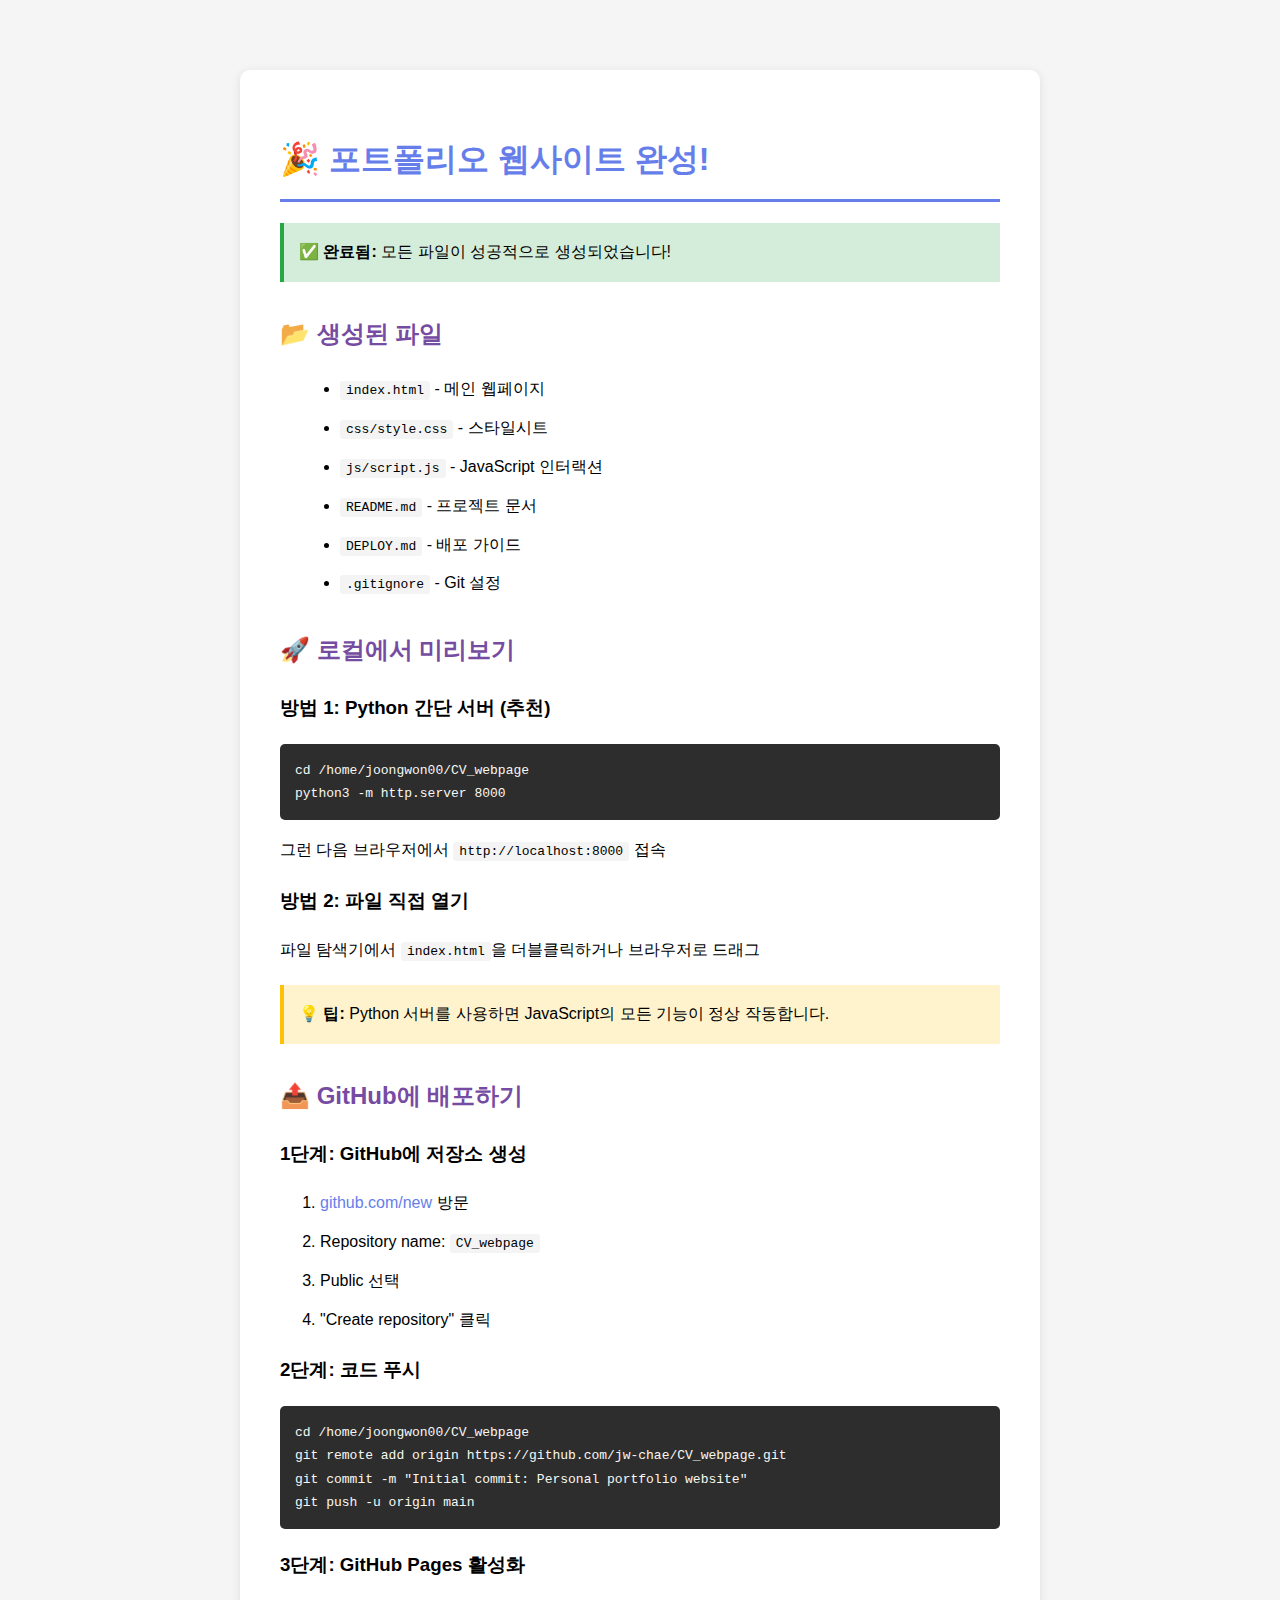
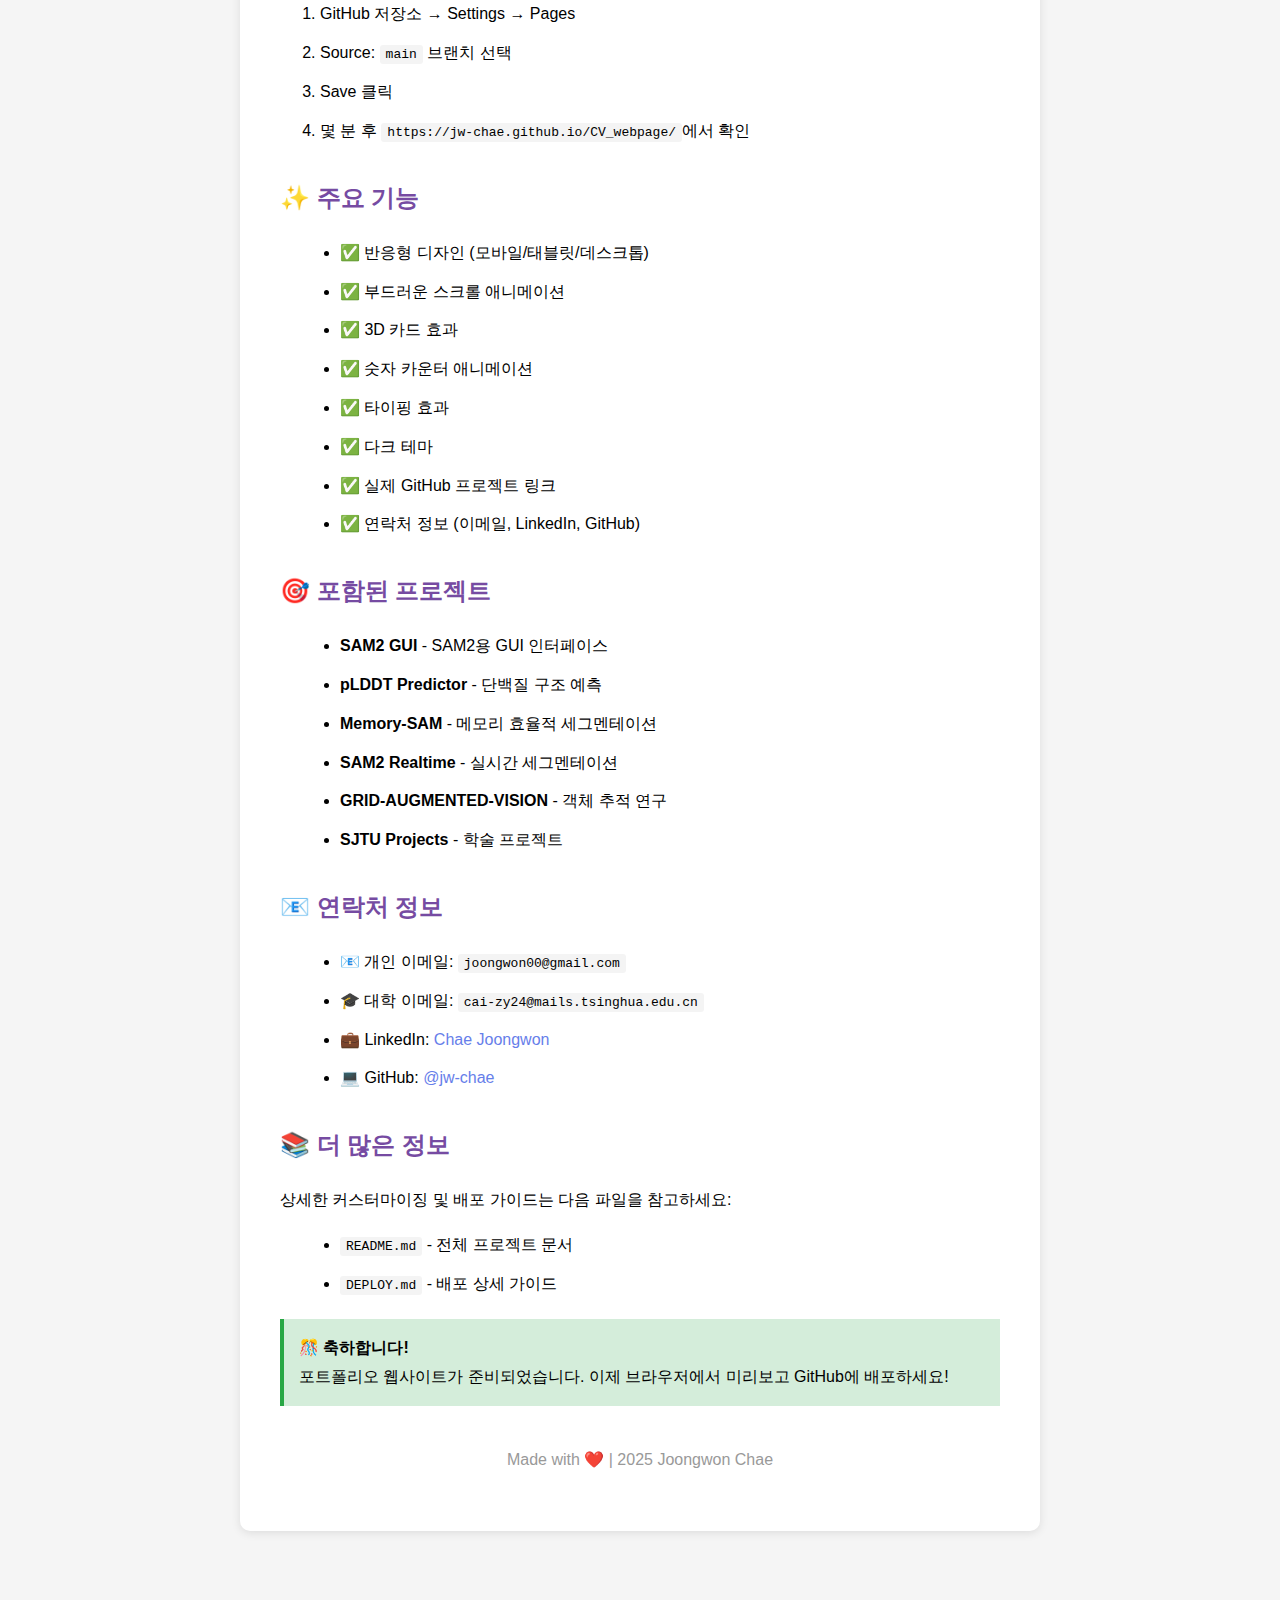
<file: preview.html>
<!DOCTYPE html>
<html lang="ko">
<head>
    <meta charset="UTF-8">
    <meta name="viewport" content="width=device-width, initial-scale=1.0">
    <title>로컬 미리보기 가이드</title>
    <style>
        body {
            font-family: 'Noto Sans KR', sans-serif;
            max-width: 800px;
            margin: 50px auto;
            padding: 20px;
            line-height: 1.8;
            background: #f5f5f5;
        }
        .container {
            background: white;
            padding: 40px;
            border-radius: 10px;
            box-shadow: 0 2px 10px rgba(0,0,0,0.1);
        }
        h1 {
            color: #667eea;
            border-bottom: 3px solid #667eea;
            padding-bottom: 10px;
        }
        h2 {
            color: #764ba2;
            margin-top: 30px;
        }
        code {
            background: #f4f4f4;
            padding: 2px 6px;
            border-radius: 3px;
            font-family: monospace;
        }
        .command {
            background: #2d2d2d;
            color: #f8f8f2;
            padding: 15px;
            border-radius: 5px;
            margin: 10px 0;
            font-family: monospace;
            overflow-x: auto;
        }
        .note {
            background: #fff3cd;
            border-left: 4px solid #ffc107;
            padding: 15px;
            margin: 20px 0;
        }
        .success {
            background: #d4edda;
            border-left: 4px solid #28a745;
            padding: 15px;
            margin: 20px 0;
        }
        ul {
            margin-left: 20px;
        }
        li {
            margin: 10px 0;
        }
        a {
            color: #667eea;
            text-decoration: none;
        }
        a:hover {
            text-decoration: underline;
        }
    </style>
</head>
<body>
    <div class="container">
        <h1>🎉 포트폴리오 웹사이트 완성!</h1>
        
        <div class="success">
            <strong>✅ 완료됨:</strong> 모든 파일이 성공적으로 생성되었습니다!
        </div>

        <h2>📂 생성된 파일</h2>
        <ul>
            <li><code>index.html</code> - 메인 웹페이지</li>
            <li><code>css/style.css</code> - 스타일시트</li>
            <li><code>js/script.js</code> - JavaScript 인터랙션</li>
            <li><code>README.md</code> - 프로젝트 문서</li>
            <li><code>DEPLOY.md</code> - 배포 가이드</li>
            <li><code>.gitignore</code> - Git 설정</li>
        </ul>

        <h2>🚀 로컬에서 미리보기</h2>
        
        <h3>방법 1: Python 간단 서버 (추천)</h3>
        <div class="command">cd /home/joongwon00/CV_webpage<br>python3 -m http.server 8000</div>
        <p>그런 다음 브라우저에서 <code>http://localhost:8000</code> 접속</p>

        <h3>방법 2: 파일 직접 열기</h3>
        <p>파일 탐색기에서 <code>index.html</code>을 더블클릭하거나 브라우저로 드래그</p>

        <div class="note">
            <strong>💡 팁:</strong> Python 서버를 사용하면 JavaScript의 모든 기능이 정상 작동합니다.
        </div>

        <h2>📤 GitHub에 배포하기</h2>
        
        <h3>1단계: GitHub에 저장소 생성</h3>
        <ol>
            <li><a href="https://github.com/new" target="_blank">github.com/new</a> 방문</li>
            <li>Repository name: <code>CV_webpage</code></li>
            <li>Public 선택</li>
            <li>"Create repository" 클릭</li>
        </ol>

        <h3>2단계: 코드 푸시</h3>
        <div class="command">cd /home/joongwon00/CV_webpage<br>git remote add origin https://github.com/jw-chae/CV_webpage.git<br>git commit -m "Initial commit: Personal portfolio website"<br>git push -u origin main</div>

        <h3>3단계: GitHub Pages 활성화</h3>
        <ol>
            <li>GitHub 저장소 → Settings → Pages</li>
            <li>Source: <code>main</code> 브랜치 선택</li>
            <li>Save 클릭</li>
            <li>몇 분 후 <code>https://jw-chae.github.io/CV_webpage/</code>에서 확인</li>
        </ol>

        <h2>✨ 주요 기능</h2>
        <ul>
            <li>✅ 반응형 디자인 (모바일/태블릿/데스크톱)</li>
            <li>✅ 부드러운 스크롤 애니메이션</li>
            <li>✅ 3D 카드 효과</li>
            <li>✅ 숫자 카운터 애니메이션</li>
            <li>✅ 타이핑 효과</li>
            <li>✅ 다크 테마</li>
            <li>✅ 실제 GitHub 프로젝트 링크</li>
            <li>✅ 연락처 정보 (이메일, LinkedIn, GitHub)</li>
        </ul>

        <h2>🎯 포함된 프로젝트</h2>
        <ul>
            <li><strong>SAM2 GUI</strong> - SAM2용 GUI 인터페이스</li>
            <li><strong>pLDDT Predictor</strong> - 단백질 구조 예측</li>
            <li><strong>Memory-SAM</strong> - 메모리 효율적 세그멘테이션</li>
            <li><strong>SAM2 Realtime</strong> - 실시간 세그멘테이션</li>
            <li><strong>GRID-AUGMENTED-VISION</strong> - 객체 추적 연구</li>
            <li><strong>SJTU Projects</strong> - 학술 프로젝트</li>
        </ul>

        <h2>📧 연락처 정보</h2>
        <ul>
            <li>📧 개인 이메일: <code>joongwon00@gmail.com</code></li>
            <li>🎓 대학 이메일: <code>cai-zy24@mails.tsinghua.edu.cn</code></li>
            <li>💼 LinkedIn: <a href="https://www.linkedin.com/in/chae-joongwon-a668572a9/" target="_blank">Chae Joongwon</a></li>
            <li>💻 GitHub: <a href="https://github.com/jw-chae" target="_blank">@jw-chae</a></li>
        </ul>

        <h2>📚 더 많은 정보</h2>
        <p>상세한 커스터마이징 및 배포 가이드는 다음 파일을 참고하세요:</p>
        <ul>
            <li><code>README.md</code> - 전체 프로젝트 문서</li>
            <li><code>DEPLOY.md</code> - 배포 상세 가이드</li>
        </ul>

        <div class="success">
            <strong>🎊 축하합니다!</strong><br>
            포트폴리오 웹사이트가 준비되었습니다. 이제 브라우저에서 미리보고 GitHub에 배포하세요!
        </div>

        <p style="text-align: center; margin-top: 40px; color: #999;">
            Made with ❤️ | 2025 Joongwon Chae
        </p>
    </div>
</body>
</html>
</file>
